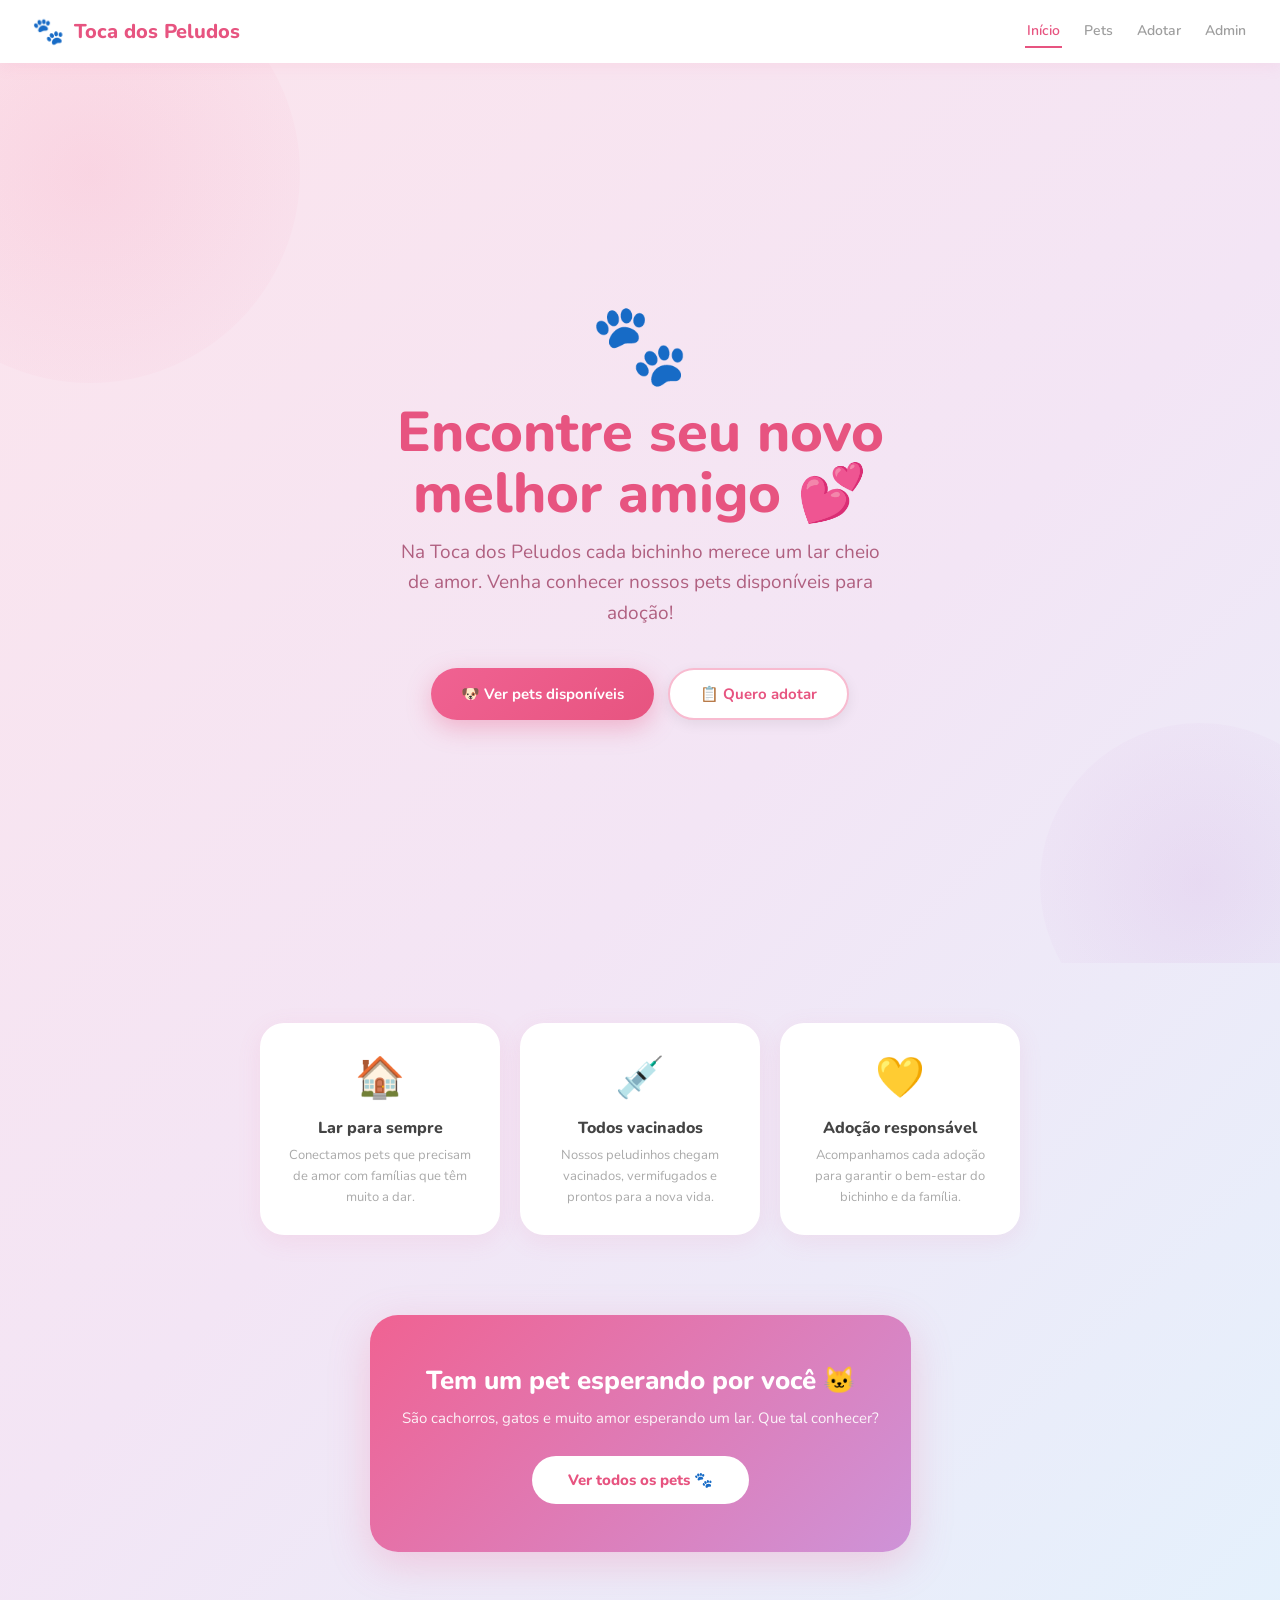
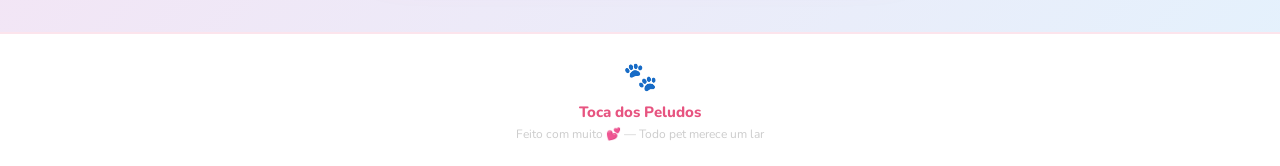
<file: index.html>
<!DOCTYPE html>
<html lang="pt-br">
<head>
  <meta charset="UTF-8">
  <meta name="viewport" content="width=device-width, initial-scale=1.0">
  <title>Toca dos Peludos 🐾</title>
  <link rel="stylesheet" href="css/style.css">
  <style>
    .hero {
      min-height: 100vh;
      display: flex;
      flex-direction: column;
      align-items: center;
      justify-content: center;
      text-align: center;
      padding: 20px;
      position: relative;
      overflow: hidden;
    }
    .hero::before, .hero::after {
      content: '';
      position: absolute;
      border-radius: 50%;
      opacity: .18;
      pointer-events: none;
    }
    .hero::before {
      width: 420px; height: 420px;
      background: radial-gradient(circle, #f48fb1, transparent);
      top: -100px; left: -120px;
    }
    .hero::after {
      width: 320px; height: 320px;
      background: radial-gradient(circle, #ce93d8, transparent);
      bottom: -80px; right: -80px;
    }
    .hero-emoji {
      font-size: 80px;
      animation: bounce 2.4s ease-in-out infinite;
      margin-bottom: 16px;
      line-height: 1;
    }
    @keyframes bounce {
      0%, 100% { transform: translateY(0); }
      50%       { transform: translateY(-14px); }
    }
    .hero h1 {
      font-size: clamp(32px, 6vw, 56px);
      font-weight: 800;
      color: var(--pink-dark);
      margin-bottom: 12px;
      line-height: 1.1;
    }
    .hero .sub {
      font-size: clamp(15px, 2.5vw, 19px);
      color: #b06080;
      margin-bottom: 40px;
      max-width: 480px;
      line-height: 1.6;
    }
    .hero-btns {
      display: flex;
      flex-wrap: wrap;
      gap: 14px;
      justify-content: center;
    }
    .hero-btns a {
      display: inline-flex;
      align-items: center;
      gap: 8px;
      padding: 14px 30px;
      border-radius: 50px;
      font-family: inherit;
      font-size: 15px;
      font-weight: 700;
      text-decoration: none;
      transition: transform .2s, opacity .2s;
    }
    .hero-btns a:hover { transform: translateY(-3px); opacity: .9; }
    .btn-hero-main {
      background: linear-gradient(135deg, #f06292, #e75480);
      color: #fff;
      box-shadow: 0 8px 24px rgba(231,84,128,.35);
    }
    .btn-hero-sec {
      background: #fff;
      color: var(--pink-dark);
      border: 2px solid #f8bbd0;
      box-shadow: 0 4px 14px rgba(0,0,0,.07);
    }
    .features {
      display: flex;
      flex-wrap: wrap;
      justify-content: center;
      gap: 20px;
      max-width: 860px;
      margin: 0 auto;
      padding: 60px 20px 80px;
    }
    .feature-card {
      background: #fff;
      border-radius: 24px;
      padding: 28px 24px;
      width: 240px;
      text-align: center;
      box-shadow: 0 6px 24px rgba(240,98,146,.1);
      transition: transform .25s;
    }
    .feature-card:hover { transform: translateY(-5px); }
    .feature-card .icon { font-size: 40px; margin-bottom: 12px; }
    .feature-card h3 { font-size: 16px; font-weight: 800; color: #444; margin-bottom: 6px; }
    .feature-card p  { font-size: 13px; color: #aaa; line-height: 1.6; }
    .cta-banner {
      background: linear-gradient(135deg, #f06292, #ce93d8);
      border-radius: 28px;
      max-width: 860px;
      margin: 0 auto 80px;
      padding: 48px 32px;
      text-align: center;
      color: #fff;
      box-shadow: 0 12px 40px rgba(240,98,146,.25);
    }
    .cta-banner h2 { font-size: 26px; font-weight: 800; margin-bottom: 10px; }
    .cta-banner p  { font-size: 15px; opacity: .9; margin-bottom: 28px; }
    .btn-cta {
      display: inline-block;
      padding: 14px 36px;
      background: #fff;
      color: var(--pink-dark);
      border-radius: 50px;
      font-weight: 800;
      font-size: 15px;
      text-decoration: none;
      transition: transform .2s;
    }
    .btn-cta:hover { transform: translateY(-2px); }
    footer { text-align: center; padding: 24px; font-size: 13px; color: #ccc; }
  </style>
</head>
<body>

<header>
  <div class="header-brand">
    <span class="logo">🐾</span>
    <h1>Toca dos Peludos</h1>
  </div>
  <nav class="nav-links">
    <a href="index.html" class="ativo">Início</a>
    <a href="pages/pets.html">Pets</a>
    <a href="pages/Cadastro.HTML">Adotar</a>
    <a href="pages/login.html">Admin</a>
  </nav>
</header>

<section class="hero">
  <div class="hero-emoji">🐾</div>
  <h1>Encontre seu novo<br>melhor amigo 💕</h1>
  <p class="sub">Na Toca dos Peludos cada bichinho merece um lar cheio de amor. Venha conhecer nossos pets disponíveis para adoção!</p>
  <div class="hero-btns">
    <a href="pages/pets.html" class="btn-hero-main">🐶 Ver pets disponíveis</a>
    <a href="pages/Cadastro.HTML" class="btn-hero-sec">📋 Quero adotar</a>
  </div>
</section>

<div class="features">
  <div class="feature-card fade-up">
    <div class="icon">🏠</div>
    <h3>Lar para sempre</h3>
    <p>Conectamos pets que precisam de amor com famílias que têm muito a dar.</p>
  </div>
  <div class="feature-card fade-up">
    <div class="icon">💉</div>
    <h3>Todos vacinados</h3>
    <p>Nossos peludinhos chegam vacinados, vermifugados e prontos para a nova vida.</p>
  </div>
  <div class="feature-card fade-up">
    <div class="icon">💛</div>
    <h3>Adoção responsável</h3>
    <p>Acompanhamos cada adoção para garantir o bem-estar do bichinho e da família.</p>
  </div>
</div>

<div class="cta-banner">
  <h2>Tem um pet esperando por você 🐱</h2>
  <p>São cachorros, gatos e muito amor esperando um lar. Que tal conhecer?</p>
  <a href="pages/pets.html" class="btn-cta">Ver todos os pets 🐾</a>
</div>

<footer>
  <div class="footer-inner">
    <div class="footer-logo">🐾</div>
    <div class="footer-title">Toca dos Peludos</div>
    <div class="footer-sub">Feito com muito 💕 — Todo pet merece um lar</div>
  </div>
</footer>

</body>
</html>
</file>
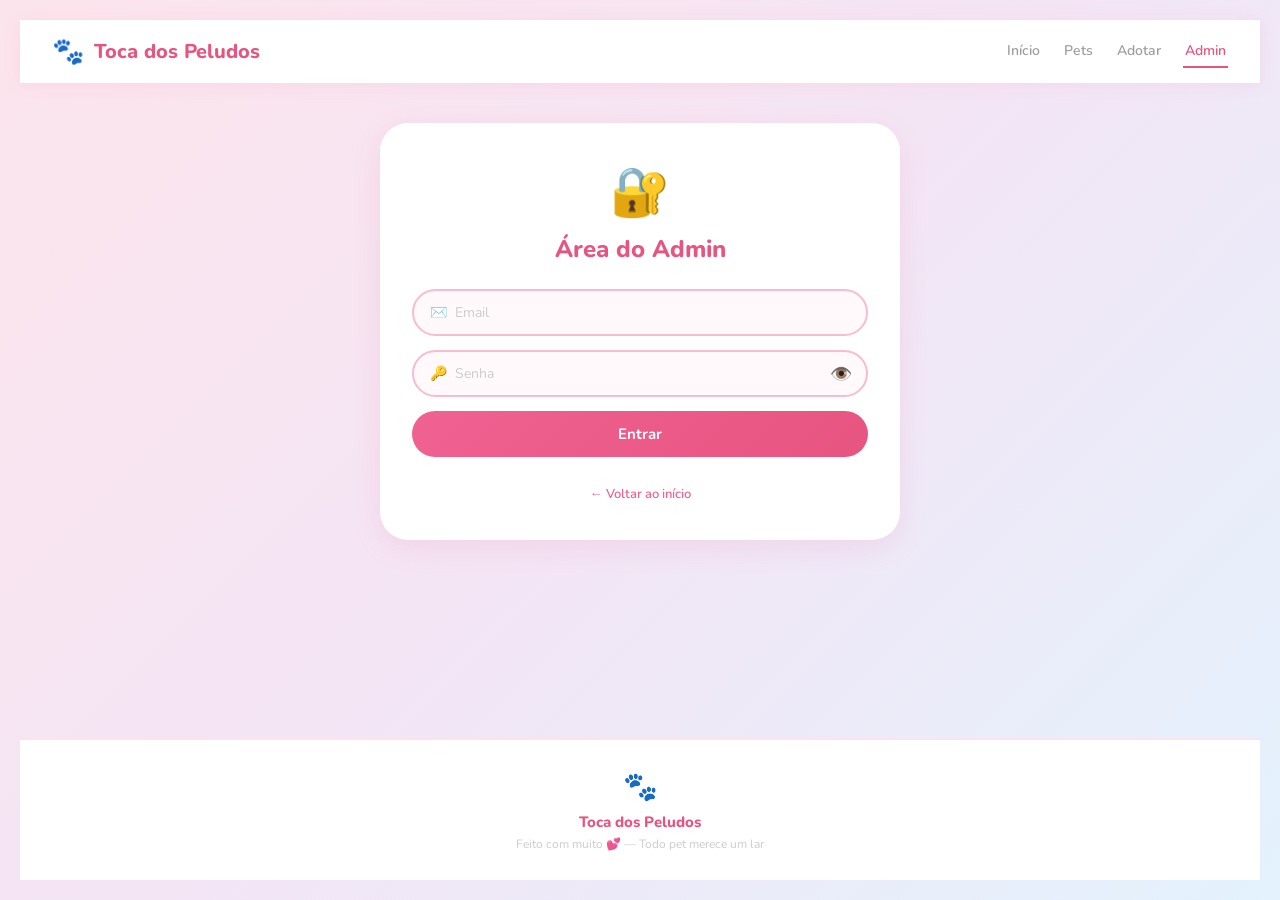
<file: pages/admin.html>
<!DOCTYPE html>
<html lang="pt-br">
<head>
  <meta charset="UTF-8">
  <meta name="viewport" content="width=device-width, initial-scale=1.0">
  <title>Admin — Toca dos Peludos</title>
  <link rel="stylesheet" href="../css/style.css">
  <style>
    /* ── hero ── */
    .admin-hero {
      background: linear-gradient(135deg, #f06292, #ce93d8);
      padding: 36px 32px 28px;
      color: #fff;
      text-align: center;
    }
    .admin-hero h1 { font-size: 26px; font-weight: 800; margin-bottom: 4px; }
    .admin-hero p  { font-size: 14px; opacity: .85; }

    /* ── stats topo ── */
    .admin-stats {
      display: grid;
      grid-template-columns: repeat(auto-fit, minmax(130px, 1fr));
      gap: 14px;
      max-width: 760px;
      margin: -24px auto 32px;
      padding: 0 20px;
    }

    .admin-stat {
      background: #fff;
      border-radius: 18px;
      padding: 18px 12px;
      text-align: center;
      box-shadow: 0 6px 20px rgba(240,98,146,.15);
    }

    .admin-stat .num  { font-size: 32px; font-weight: 800; line-height: 1; }
    .admin-stat .lbl  { font-size: 11px; font-weight: 700; text-transform: uppercase; letter-spacing: .06em; color: #bbb; margin-top: 4px; }
    .admin-stat.s-total   .num { color: #e75480; }
    .admin-stat.s-analise .num { color: #ffb74d; }
    .admin-stat.s-aprov   .num { color: #81c784; }
    .admin-stat.s-reprov  .num { color: #e57373; }

    /* ── filtros ── */
    .admin-filtros {
      display: flex;
      gap: 8px;
      flex-wrap: wrap;
      justify-content: center;
      margin-bottom: 20px;
      padding: 0 20px;
    }

    .f-btn {
      padding: 7px 18px;
      border-radius: 50px;
      border: 2px solid #f8bbd0;
      background: #fff;
      color: #aaa;
      font-family: inherit;
      font-size: 12px;
      font-weight: 700;
      cursor: pointer;
      transition: all .2s;
    }

    .f-btn:hover, .f-btn.ativo {
      background: linear-gradient(135deg, #f06292, #e75480);
      border-color: transparent;
      color: #fff;
    }

    /* ── wrap ── */
    .admin-wrap {
      max-width: 760px;
      margin: 0 auto;
      padding: 0 20px 60px;
    }

    /* ── card solicitação ── */
    .sol-card {
      background: #fff;
      border-radius: 20px;
      padding: 20px 22px;
      margin-bottom: 14px;
      box-shadow: 0 4px 16px rgba(240,98,146,.08);
      display: flex;
      align-items: center;
      gap: 16px;
      transition: transform .2s, box-shadow .2s;
    }

    .sol-card:hover { transform: translateY(-2px); box-shadow: 0 8px 24px rgba(240,98,146,.15); }
    .sol-card.oculto { display: none; }

    .sol-avatar {
      width: 48px; height: 48px;
      border-radius: 50%;
      background: linear-gradient(135deg, #fce4ec, #f3e5f5);
      display: flex; align-items: center; justify-content: center;
      font-size: 22px;
      flex-shrink: 0;
    }

    .sol-info { flex: 1; min-width: 0; }
    .sol-nome { font-size: 15px; font-weight: 800; color: #444; margin-bottom: 2px; }
    .sol-sub  { font-size: 12px; color: #bbb; white-space: nowrap; overflow: hidden; text-overflow: ellipsis; }

    .sol-acoes {
      display: flex;
      align-items: center;
      gap: 8px;
      flex-shrink: 0;
      flex-wrap: wrap;
      justify-content: flex-end;
    }

    .btn-ver {
      background: #fff;
      border: 2px solid #f8bbd0;
      color: #e75480;
      padding: 7px 16px;
      border-radius: 50px;
      font-family: inherit;
      font-size: 12px;
      font-weight: 700;
      cursor: pointer;
      transition: all .2s;
    }
    .btn-ver:hover { background: #fce4ec; }

    .btn-ok {
      background: linear-gradient(135deg, #a5d6a7, #81c784);
      border: none; color: #fff;
      padding: 7px 16px; border-radius: 50px;
      font-family: inherit; font-size: 12px; font-weight: 700;
      cursor: pointer; transition: opacity .2s;
    }
    .btn-nok {
      background: linear-gradient(135deg, #ef9a9a, #e57373);
      border: none; color: #fff;
      padding: 7px 16px; border-radius: 50px;
      font-family: inherit; font-size: 12px; font-weight: 700;
      cursor: pointer; transition: opacity .2s;
    }
    .btn-ok:hover, .btn-nok:hover { opacity: .85; }
    .btn-ok:disabled, .btn-nok:disabled { opacity: .35; cursor: not-allowed; }

    .vazio-admin {
      text-align: center; color: #ccc; padding: 60px 0; font-size: 15px;
    }
  </style>
</head>
<body>

<header>
  <div class="header-brand">
    <span class="logo">🐾</span>
    <h1>Toca dos Peludos</h1>
  </div>
  <nav class="nav-links">
    <a href="../index.html">Início</a>
    <a href="pets.html">Pets</a>
    <a href="Cadastro.HTML">Adotar</a>
    <a href="dashboard.html">Solicitações</a>
    <a href="admin.html" class="ativo">Admin</a>
    <a href="#" onclick="sair()">Sair</a>
  </nav>
</header>

<!-- Hero -->
<div class="admin-hero">
  <h1>🛠️ Área Admin</h1>
  <p>Gerencie as solicitações de adoção</p>
</div>

<!-- Stats -->
<div class="admin-stats">
  <div class="admin-stat s-total">
    <div class="num" id="st-total">0</div>
    <div class="lbl">Total</div>
  </div>
  <div class="admin-stat s-analise">
    <div class="num" id="st-analise">0</div>
    <div class="lbl">Em análise</div>
  </div>
  <div class="admin-stat s-aprov">
    <div class="num" id="st-aprov">0</div>
    <div class="lbl">Aprovados</div>
  </div>
  <div class="admin-stat s-reprov">
    <div class="num" id="st-reprov">0</div>
    <div class="lbl">Reprovados</div>
  </div>
</div>

<!-- Filtros -->
<div class="admin-filtros">
  <button class="f-btn ativo" onclick="filtrarAdmin('todos', this)">🐾 Todos</button>
  <button class="f-btn" onclick="filtrarAdmin('analise', this)">🟡 Em análise</button>
  <button class="f-btn" onclick="filtrarAdmin('aprovado', this)">🟢 Aprovados</button>
  <button class="f-btn" onclick="filtrarAdmin('reprovado', this)">🔴 Reprovados</button>
</div>

<!-- Lista -->
<div class="admin-wrap">
  <div id="listaAdmin">
    <p class="vazio-admin">Carregando...</p>
  </div>
</div>

<footer>
  <div class="footer-inner">
    <div class="footer-logo">🐾</div>
    <div class="footer-title">Toca dos Peludos</div>
    <div class="footer-sub">Feito com muito 💕 — Todo pet merece um lar</div>
  </div>
</footer>

<script src="../js/script.js"></script>
<script src="../js/admin.js"></script>
<script>
  protegerPagina();
  function sair() {
    localStorage.removeItem("adminLogado");
    window.location.href = "../index.html";
  }
  function filtrarAdmin(status, btn) {
    document.querySelectorAll('.f-btn').forEach(b => b.classList.remove('ativo'));
    btn.classList.add('ativo');
    document.querySelectorAll('.sol-card').forEach(card => {
      card.classList.toggle('oculto', status !== 'todos' && card.dataset.status !== status);
    });
  }
</script>
</body>
</html>
</file>
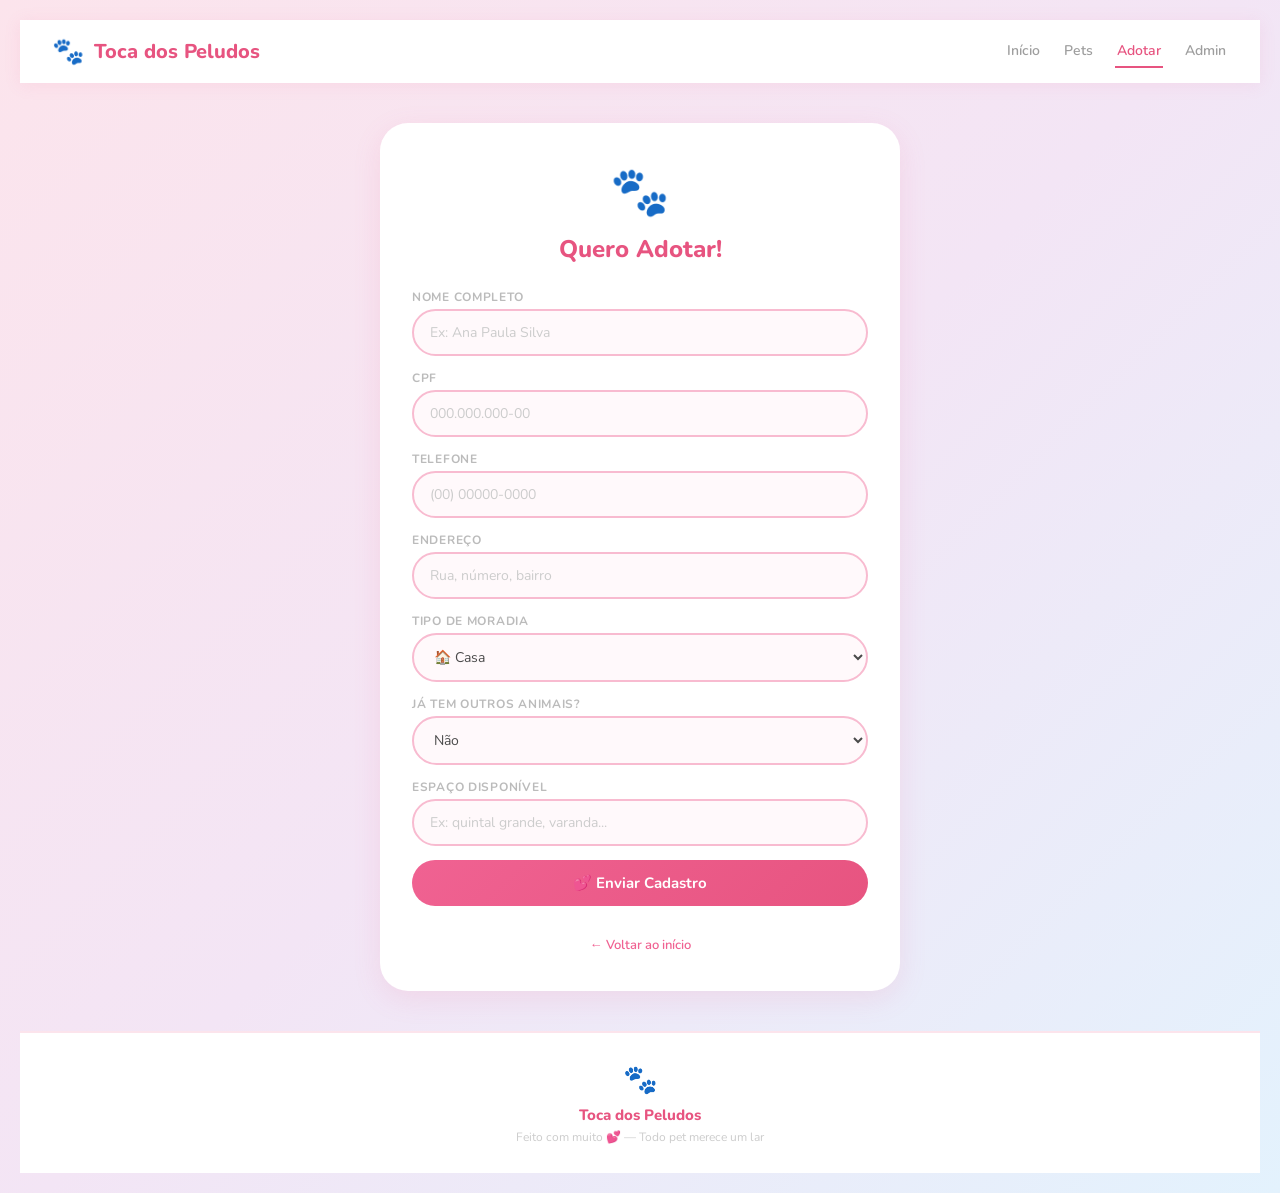
<file: pages/Cadastro.HTML>
<!DOCTYPE html>
<html lang="pt-br">
<head>
  <meta charset="UTF-8">
  <meta name="viewport" content="width=device-width, initial-scale=1.0">
  <title>Cadastro — Toca dos Peludos</title>
  <link rel="stylesheet" href="../css/style.css">
  <style>
    body { padding: 20px; }
    .cadastro-box { width: 100%; max-width: 520px; margin: 40px auto; }
    .cadastro-icon { font-size: 48px; margin-bottom: 8px; }
    label {
      display: block; text-align: left; font-size: 12px; font-weight: 700;
      color: #bbb; text-transform: uppercase; letter-spacing: .06em; margin-bottom: 4px;
    }
    .field { margin-bottom: 4px; }
  </style>
</head>
<body>

<header>
  <div class="header-brand">
    <span class="logo">🐾</span>
    <h1>Toca dos Peludos</h1>
  </div>
  <nav class="nav-links">
    <a href="../index.html">Início</a>
    <a href="pets.html">Pets</a>
    <a href="Cadastro.HTML" class="ativo">Adotar</a>
    <a href="login.html">Admin</a>
  </nav>
</header>

<div class="container cadastro-box">
  <div class="cadastro-icon">🐾</div>
  <h2>Quero Adotar!</h2>

  <form id="formCadastro">
    <div class="field">
      <label for="nome">Nome completo</label>
      <input type="text" id="nome" placeholder="Ex: Ana Paula Silva" required>
    </div>
    <div class="field">
      <label for="cpf">CPF</label>
      <input type="text" id="cpf" placeholder="000.000.000-00" maxlength="14" required inputmode="numeric">
    </div>
    <div class="field">
      <label for="telefone">Telefone</label>
      <input type="text" id="telefone" placeholder="(00) 00000-0000" maxlength="15" required inputmode="numeric">
    </div>
    <div class="field">
      <label for="endereco">Endereço</label>
      <input type="text" id="endereco" placeholder="Rua, número, bairro" required>
    </div>
    <div class="field">
      <label for="moradia">Tipo de moradia</label>
      <select id="moradia">
        <option>🏠 Casa</option>
        <option>🏢 Apartamento</option>
      </select>
    </div>
    <div class="field">
      <label for="animais">Já tem outros animais?</label>
      <select id="animais">
        <option>Não</option>
        <option>Sim</option>
      </select>
    </div>
    <div class="field">
      <label for="espaco">Espaço disponível</label>
      <input type="text" id="espaco" placeholder="Ex: quintal grande, varanda...">
    </div>
    <button type="submit">💕 Enviar Cadastro</button>
    <p id="erroMsg" style="color:#e57373;font-size:13px;margin-top:10px;font-weight:600;"></p>
  </form>

  <a href="../index.html" class="link">← Voltar ao início</a>
</div>

<footer>
  <div class="footer-inner">
    <div class="footer-logo">🐾</div>
    <div class="footer-title">Toca dos Peludos</div>
    <div class="footer-sub">Feito com muito 💕 — Todo pet merece um lar</div>
  </div>
</footer>

<script src="../js/script.js"></script>
<script src="../js/cadastro.js"></script>
</body>
</html>
</file>
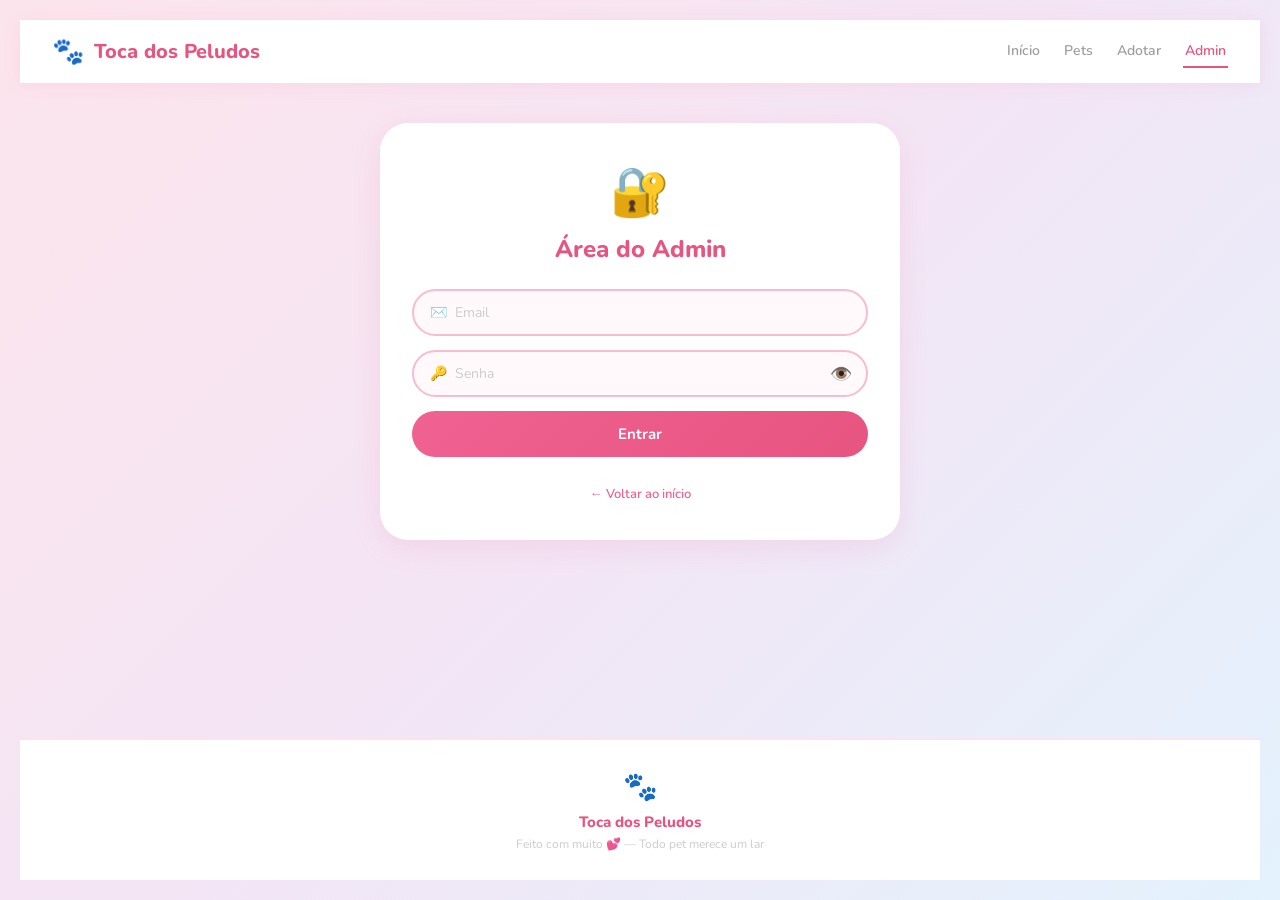
<file: pages/dashboard.html>
<!DOCTYPE html>
<html lang="pt-br">
<head>
  <meta charset="UTF-8">
  <meta name="viewport" content="width=device-width, initial-scale=1.0">
  <title>Dashboard — Toca dos Peludos</title>
  <link rel="stylesheet" href="../css/style.css">
  <style>
    .dash-hero {
      background: linear-gradient(135deg, #f06292, #ce93d8);
      padding: 36px 32px 28px;
      color: #fff;
      text-align: center;
    }
    .dash-hero h1 { font-size: 24px; font-weight: 800; margin-bottom: 4px; }
    .dash-hero p  { font-size: 14px; opacity: .85; }

    .dash-stats {
      display: grid;
      grid-template-columns: repeat(auto-fit, minmax(130px, 1fr));
      gap: 14px;
      max-width: 760px;
      margin: -24px auto 36px;
      padding: 0 20px;
    }

    .dash-stat {
      background: #fff;
      border-radius: 18px;
      padding: 18px 12px;
      text-align: center;
      box-shadow: 0 6px 20px rgba(240,98,146,.15);
    }
    .dash-stat .num { font-size: 32px; font-weight: 800; line-height: 1; }
    .dash-stat .lbl { font-size: 11px; font-weight: 700; text-transform: uppercase; letter-spacing: .06em; color: #bbb; margin-top: 4px; }
    .dash-stat.s-total   .num { color: #e75480; }
    .dash-stat.s-analise .num { color: #ffb74d; }
    .dash-stat.s-aprov   .num { color: #81c784; }
    .dash-stat.s-reprov  .num { color: #e57373; }

    .dash-wrap { max-width: 760px; margin: 0 auto; padding: 0 20px 60px; }

    .dash-atalhos {
      display: grid;
      grid-template-columns: repeat(auto-fit, minmax(180px, 1fr));
      gap: 14px;
      margin-bottom: 32px;
    }

    .atalho {
      background: #fff;
      border-radius: 20px;
      padding: 22px 18px;
      text-align: center;
      box-shadow: 0 4px 16px rgba(240,98,146,.1);
      text-decoration: none;
      transition: transform .2s, box-shadow .2s;
      display: block;
    }
    .atalho:hover { transform: translateY(-4px); box-shadow: 0 10px 28px rgba(240,98,146,.18); }
    .atalho .a-icon { font-size: 32px; margin-bottom: 8px; }
    .atalho .a-title { font-size: 14px; font-weight: 800; color: #444; margin-bottom: 3px; }
    .atalho .a-sub   { font-size: 12px; color: #bbb; }

    .lista-item {
      display: flex;
      align-items: center;
      gap: 14px;
      padding: 14px 10px;
      border-bottom: 1px solid #fce4ec;
      transition: background .15s;
      border-radius: 10px;
    }
    .lista-item:last-child { border-bottom: none; }
    .lista-item:hover { background: #fff5f8; }

    .li-avatar {
      width: 40px; height: 40px; border-radius: 50%;
      background: linear-gradient(135deg, #fce4ec, #f3e5f5);
      display: flex; align-items: center; justify-content: center;
      font-size: 18px; flex-shrink: 0;
    }
    .li-nome { font-weight: 700; font-size: 14px; color: #444; }
    .li-sub  { font-size: 12px; color: #bbb; margin-top: 1px; }
    .li-right { margin-left: auto; }
  </style>
</head>
<body>

<header>
  <div class="header-brand">
    <span class="logo">🐾</span>
    <h1>Toca dos Peludos</h1>
  </div>
  <nav class="nav-links">
    <a href="../index.html">Início</a>
    <a href="pets.html">Pets</a>
    <a href="Cadastro.HTML">Adotar</a>
    <a href="dashboard.html" class="ativo">Solicitações</a>
    <a href="admin.html">Admin</a>
    <a href="#" onclick="sair()">Sair</a>
  </nav>
</header>

<!-- Hero -->
<div class="dash-hero">
  <h1>📊 Dashboard</h1>
  <p>Visão geral das adoções</p>
</div>

<!-- Stats -->
<div class="dash-stats">
  <div class="dash-stat s-total">
    <div class="num" id="total">0</div>
    <div class="lbl">Total</div>
  </div>
  <div class="dash-stat s-analise">
    <div class="num" id="analise">0</div>
    <div class="lbl">Em análise</div>
  </div>
  <div class="dash-stat s-aprov">
    <div class="num" id="aprovados">0</div>
    <div class="lbl">Aprovados</div>
  </div>
  <div class="dash-stat s-reprov">
    <div class="num" id="reprovados">0</div>
    <div class="lbl">Reprovados</div>
  </div>
</div>

<div class="dash-wrap">

  <!-- Atalhos -->
  <p class="section-title">Acesso rápido</p>
  <div class="dash-atalhos">
    <a href="Cadastro.HTML" class="atalho">
      <div class="a-icon">🐾</div>
      <div class="a-title">Novo cadastro</div>
      <div class="a-sub">Registrar adotante</div>
    </a>
    <a href="admin.html" class="atalho">
      <div class="a-icon">🛠️</div>
      <div class="a-title">Gerenciar</div>
      <div class="a-sub">Aprovar / reprovar</div>
    </a>
    <a href="pets.html" class="atalho">
      <div class="a-icon">🐶</div>
      <div class="a-title">Pets</div>
      <div class="a-sub">Ver disponíveis</div>
    </a>
  </div>

  <!-- Lista -->
  <p class="section-title">Adotantes recentes</p>
  <div class="lista-box">
    <div class="lista-header">
      <span>🐾</span>
      <h2>Cadastros</h2>
    </div>
    <div id="lista">
      <p class="lista-vazia">Nenhum adotante ainda.</p>
    </div>
  </div>

</div>

<footer>
  <div class="footer-inner">
    <div class="footer-logo">🐾</div>
    <div class="footer-title">Toca dos Peludos</div>
    <div class="footer-sub">Feito com muito 💕 — Todo pet merece um lar</div>
  </div>
</footer>

<script src="../js/script.js"></script>
<script src="../js/dashboard.js"></script>
<script>
  protegerPagina();
  function sair() {
    localStorage.removeItem("adminLogado");
    window.location.href = "../index.html";
  }
</script>
</body>
</html>
</file>
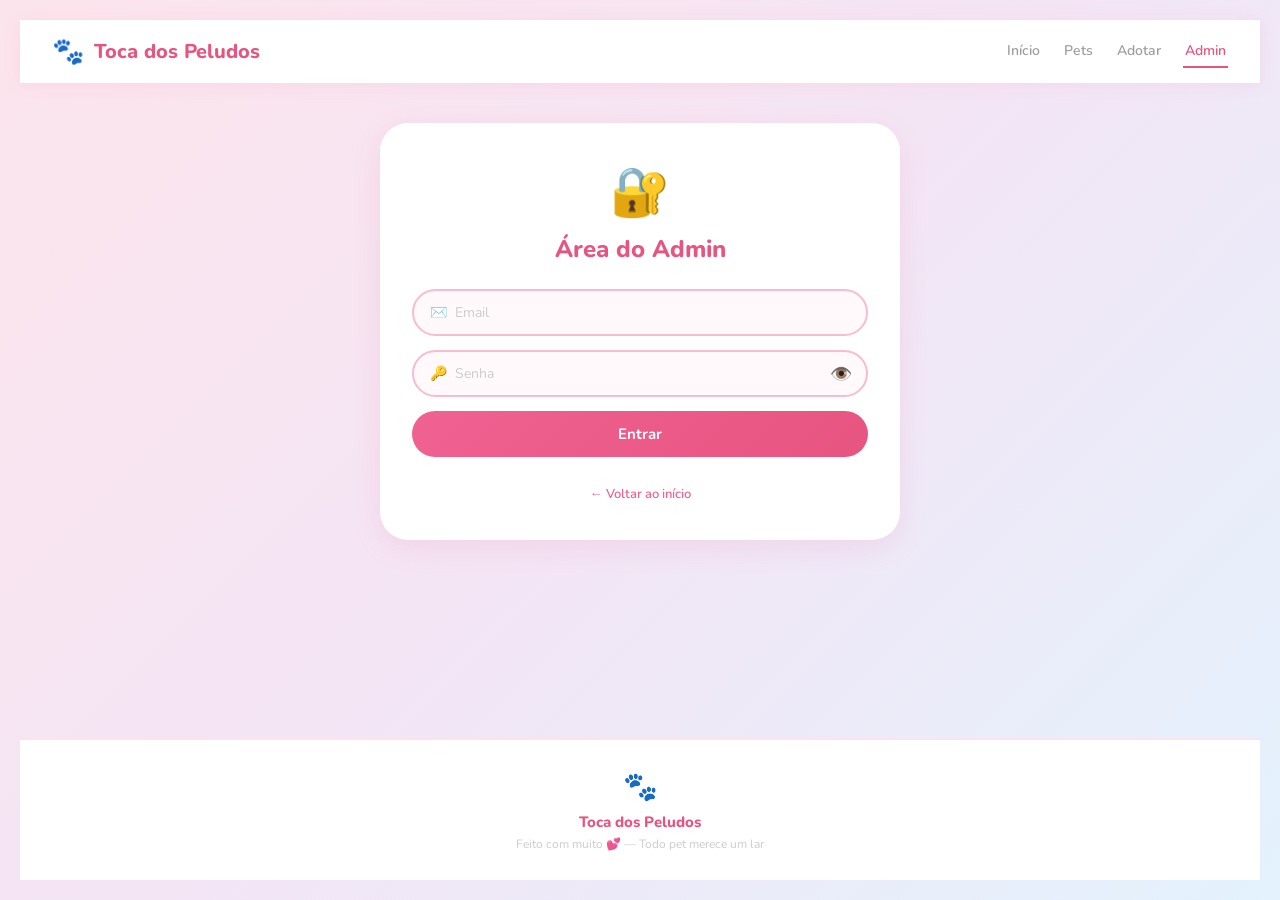
<file: pages/login.html>
<!DOCTYPE html>
<html lang="pt-br">
<head>
  <meta charset="UTF-8">
  <meta name="viewport" content="width=device-width, initial-scale=1.0">
  <title>Login — Toca dos Peludos</title>
  <link rel="stylesheet" href="../css/style.css">
  <style>
    body { padding: 20px; }
    .login-box { width: 100%; max-width: 520px; margin: 40px auto; }
    .login-icon { font-size: 48px; margin-bottom: 8px; }
  </style>
</head>
<body>

<header>
  <div class="header-brand">
    <span class="logo">🐾</span>
    <h1>Toca dos Peludos</h1>
  </div>
  <nav class="nav-links">
    <a href="../index.html">Início</a>
    <a href="pets.html">Pets</a>
    <a href="Cadastro.HTML">Adotar</a>
    <a href="login.html" class="ativo">Admin</a>
  </nav>
</header>

<div class="container login-box">
  <div class="login-icon">🔐</div>
  <h2>Área do Admin</h2>
  <form id="formLogin">
    <input type="email" id="email" placeholder="✉️  Email" required>
    <div style="position:relative;">
      <input type="password" id="senha" placeholder="🔑  Senha" required style="padding-right:48px;">
      <button type="button" onclick="toggleSenha()" id="btnOlho"
        style="position:absolute;right:16px;top:50%;transform:translateY(-50%);
               background:none;border:none;cursor:pointer;font-size:18px;padding:0;margin:0;width:auto;">
        👁️
      </button>
    </div>
    <button type="submit">Entrar</button>
  </form>
  <p id="erro"></p>

  <a href="../index.html" class="link">← Voltar ao início</a>
</div>

<footer>
  <div class="footer-inner">
    <div class="footer-logo">🐾</div>
    <div class="footer-title">Toca dos Peludos</div>
    <div class="footer-sub">Feito com muito 💕 — Todo pet merece um lar</div>
  </div>
</footer>

<script src="../js/login.js"></script>
<script>
  function toggleSenha() {
    const s = document.getElementById("senha");
    const b = document.getElementById("btnOlho");
    s.type = s.type === "password" ? "text" : "password";
    b.textContent = s.type === "password" ? "👁️" : "🙈";
  }
</script>
</body>
</html>
</file>
<file: css/style.css>
@import url('https://fonts.googleapis.com/css2?family=Nunito:wght@400;600;700;800&display=swap');

/* ── Variáveis ── */
:root {
  --pink:      #f06292;
  --pink-dark: #e75480;
  --pink-soft: #fce4ec;
  --lilac:     #ce93d8;
  --lilac-soft:#f3e5f5;
  --peach:     #ffb3c1;
  --green:     #81c784;
  --orange:    #ffb74d;
  --red:       #e57373;
  --bg:        linear-gradient(135deg, #fce4ec 0%, #f3e5f5 50%, #e3f2fd 100%);
  --white:     #ffffff;
  --text:      #4a4a4a;
  --text-soft: #9e9e9e;
  --shadow:    0 8px 28px rgba(240,98,146,.13);
  --shadow-sm: 0 4px 14px rgba(0,0,0,.07);
}

/* ── Reset ── */
*, *::before, *::after { box-sizing: border-box; margin: 0; padding: 0; }

body {
  font-family: 'Nunito', 'Segoe UI', sans-serif;
  background: var(--bg);
  min-height: 100vh;
  color: var(--text);
  display: flex;
  flex-direction: column;
}

main, section, .pets-wrap, .lista-wrap, .admin-wrap { flex: 1; }

/* ── Animação fade-in ── */
@keyframes fadeUp {
  from { opacity: 0; transform: translateY(20px); }
  to   { opacity: 1; transform: translateY(0); }
}
.fade-up { animation: fadeUp .5s ease both; }
.fade-up:nth-child(2) { animation-delay: .08s; }
.fade-up:nth-child(3) { animation-delay: .16s; }
.fade-up:nth-child(4) { animation-delay: .24s; }
.fade-up:nth-child(5) { animation-delay: .32s; }
.fade-up:nth-child(6) { animation-delay: .40s; }

/* ── Header ── */
header {
  display: flex;
  justify-content: space-between;
  align-items: center;
  padding: 14px 32px;
  background: var(--white);
  box-shadow: 0 2px 16px rgba(240,98,146,.1);
  position: sticky;
  top: 0;
  z-index: 10;
}

.header-brand {
  display: flex;
  align-items: center;
  gap: 10px;
  flex: 1;
  text-decoration: none;
}

.header-brand .logo { font-size: 26px; }

.header-brand h1 {
  font-size: 20px;
  font-weight: 800;
  color: var(--pink-dark);
}

/* ── Nav links ── */
.nav-links {
  display: flex;
  gap: 20px;
  align-items: center;
  flex-shrink: 0;
}

.nav-links a {
  font-size: 14px;
  font-weight: 600;
  color: var(--text-soft);
  text-decoration: none;
  padding: 6px 2px;
  border-bottom: 2px solid transparent;
  transition: color .2s, border-color .2s;
}

.nav-links a:hover { color: var(--pink-dark); }
.nav-links a.ativo {
  color: var(--pink-dark);
  border-bottom-color: var(--pink-dark);
}

/* ── Container genérico ── */
.container {
  max-width: 520px;
  margin: 48px auto;
  padding: 36px 32px;
  background: var(--white);
  border-radius: 28px;
  box-shadow: var(--shadow);
  text-align: center;
}

.container h2 { color: var(--pink-dark); margin-bottom: 24px; font-weight: 800; }

/* ── Inputs & selects ── */
input, select {
  width: 100%;
  padding: 12px 16px;
  margin-bottom: 14px;
  border: 2px solid #f8bbd0;
  border-radius: 50px;
  font-family: inherit;
  font-size: 14px;
  color: var(--text);
  background: #fff9fb;
  outline: none;
  transition: border-color .2s, box-shadow .2s;
  display: block;
}

input:focus, select:focus {
  border-color: var(--pink);
  box-shadow: 0 0 0 3px rgba(240,98,146,.15);
}

input::placeholder { color: #ccc; }

/* ── Botão submit ── */
button[type="submit"] {
  width: 100%;
  padding: 13px;
  background: linear-gradient(135deg, var(--pink), var(--pink-dark));
  color: #fff;
  border: none;
  border-radius: 50px;
  font-family: inherit;
  font-size: 15px;
  font-weight: 700;
  cursor: pointer;
  transition: opacity .2s, transform .15s;
  margin-bottom: 10px;
}

button[type="submit"]:hover { opacity: .88; transform: translateY(-1px); }

/* ── Link ── */
.link {
  display: inline-block;
  margin-top: 10px;
  color: var(--pink);
  font-size: 13px;
  font-weight: 600;
  text-decoration: none;
  transition: opacity .2s;
}
.link:hover { opacity: .7; }

/* ── Erro ── */
#erro { color: var(--red); font-size: 13px; margin-top: 8px; font-weight: 600; }

/* ── Btn card ── */
.btn-card {
  background: linear-gradient(135deg, var(--pink), var(--pink-dark));
  border: none;
  padding: 9px 24px;
  color: #fff;
  border-radius: 50px;
  font-family: inherit;
  font-size: 13px;
  font-weight: 700;
  cursor: pointer;
  transition: opacity .2s, transform .15s;
}
.btn-card:hover { opacity: .85; transform: translateY(-1px); }

/* ── Section title ── */
.section-title {
  font-size: 12px;
  font-weight: 800;
  text-transform: uppercase;
  letter-spacing: .09em;
  color: #bbb;
  margin-bottom: 14px;
}

/* ── Nav cards (dashboard) ── */
.nav-cards {
  display: grid;
  grid-template-columns: repeat(auto-fit, minmax(200px, 1fr));
  gap: 20px;
  margin-bottom: 40px;
}

.nav-card {
  background: var(--white);
  border-radius: 24px;
  padding: 28px 20px 22px;
  text-align: center;
  box-shadow: var(--shadow);
  transition: transform .25s, box-shadow .25s;
}

.nav-card:hover { transform: translateY(-6px); box-shadow: 0 18px 40px rgba(240,98,146,.18); }
.nav-card img { width: 64px; height: 64px; margin-bottom: 14px; filter: drop-shadow(0 4px 8px rgba(240,98,146,.25)); }
.nav-card h3 { font-size: 16px; font-weight: 800; color: var(--text); margin-bottom: 6px; }
.nav-card p  { font-size: 13px; color: var(--text-soft); margin-bottom: 18px; }

/* ── Stats ── */
.stats-grid {
  display: grid;
  grid-template-columns: repeat(auto-fit, minmax(140px, 1fr));
  gap: 16px;
  margin-bottom: 40px;
}

.stat-card {
  background: var(--white);
  border-radius: 20px;
  padding: 22px 16px;
  text-align: center;
  box-shadow: var(--shadow-sm);
  border-top: 5px solid #eee;
}

.stat-card.total    { border-color: var(--pink); }
.stat-card.aprovado { border-color: var(--green); }
.stat-card.analise  { border-color: var(--orange); }

.stat-number { font-size: 38px; font-weight: 800; line-height: 1; }
.stat-card.total    .stat-number { color: var(--pink); }
.stat-card.aprovado .stat-number { color: var(--green); }
.stat-card.analise  .stat-number { color: var(--orange); }

.stat-label {
  font-size: 11px; color: var(--text-soft); margin-top: 6px;
  text-transform: uppercase; letter-spacing: .07em; font-weight: 700;
}

/* ── Lista box ── */
.lista-box {
  background: var(--white);
  border-radius: 24px;
  padding: 28px;
  box-shadow: var(--shadow-sm);
  max-width: 700px;
  margin: 0 auto;
}

.lista-header { display: flex; align-items: center; gap: 8px; margin-bottom: 20px; }
.lista-header h2 { font-size: 18px; font-weight: 800; color: var(--pink-dark); }

.lista-vazia { text-align: center; color: #ccc; padding: 40px 0; font-size: 14px; }

/* ── Item ── */
.item {
  display: flex;
  justify-content: space-between;
  align-items: center;
  padding: 12px 10px;
  border-bottom: 1px solid #fce4ec;
  font-size: 14px;
  color: var(--text);
  border-radius: 10px;
  transition: background .15s;
}
.item:last-child { border-bottom: none; }
.item:hover { background: #fff5f8; }
.item .nome { font-weight: 700; }

/* ── Status badge ── */
.status {
  padding: 4px 14px;
  border-radius: 50px;
  color: #fff;
  font-size: 11px;
  font-weight: 800;
  text-transform: uppercase;
  letter-spacing: .05em;
}
.status.aprovado  { background: var(--green); }
.status.reprovado { background: var(--red); }
.status.analise   { background: var(--orange); }

/* ── Botões ação ── */
.botoes { display: flex; gap: 8px; flex-wrap: wrap; justify-content: center; margin-top: 20px; }

.btn-aprovar {
  background: linear-gradient(135deg, #a5d6a7, var(--green));
  border: none; color: #fff; padding: 9px 20px; border-radius: 50px;
  font-family: inherit; font-size: 13px; font-weight: 700; cursor: pointer; transition: opacity .2s;
}
.btn-reprovar {
  background: linear-gradient(135deg, #ef9a9a, var(--red));
  border: none; color: #fff; padding: 9px 20px; border-radius: 50px;
  font-family: inherit; font-size: 13px; font-weight: 700; cursor: pointer; transition: opacity .2s;
}
.btn-aprovar:hover, .btn-reprovar:hover { opacity: .85; }
.btn-aprovar:disabled, .btn-reprovar:disabled { opacity: .4; cursor: not-allowed; }

/* ── Detalhes ── */
#detalhes {
  background: #fff9fb; border: 2px solid #f8bbd0; border-radius: 18px;
  padding: 20px; text-align: left; margin-bottom: 20px; font-size: 14px; line-height: 2;
}
#detalhes strong { color: var(--pink-dark); }

/* ── Footer ── */
footer {
  background: var(--white);
  border-top: 2px solid #fce4ec;
  padding: 28px 32px;
  text-align: center;
  margin-top: auto;
}

.footer-inner { max-width: 860px; margin: 0 auto; }
.footer-logo  { font-size: 28px; margin-bottom: 6px; }
.footer-title { font-size: 15px; font-weight: 800; color: var(--pink-dark); margin-bottom: 4px; }
.footer-sub   { font-size: 12px; color: #ccc; }

/* ── Responsivo ── */
@media (max-width: 640px) {
  header { padding: 12px 16px; }
  .nav-links { gap: 12px; }
  .nav-links a { font-size: 13px; }
  .container { margin: 20px 16px; padding: 24px 18px; }
  .nav-cards { grid-template-columns: 1fr; }
}
</file>
